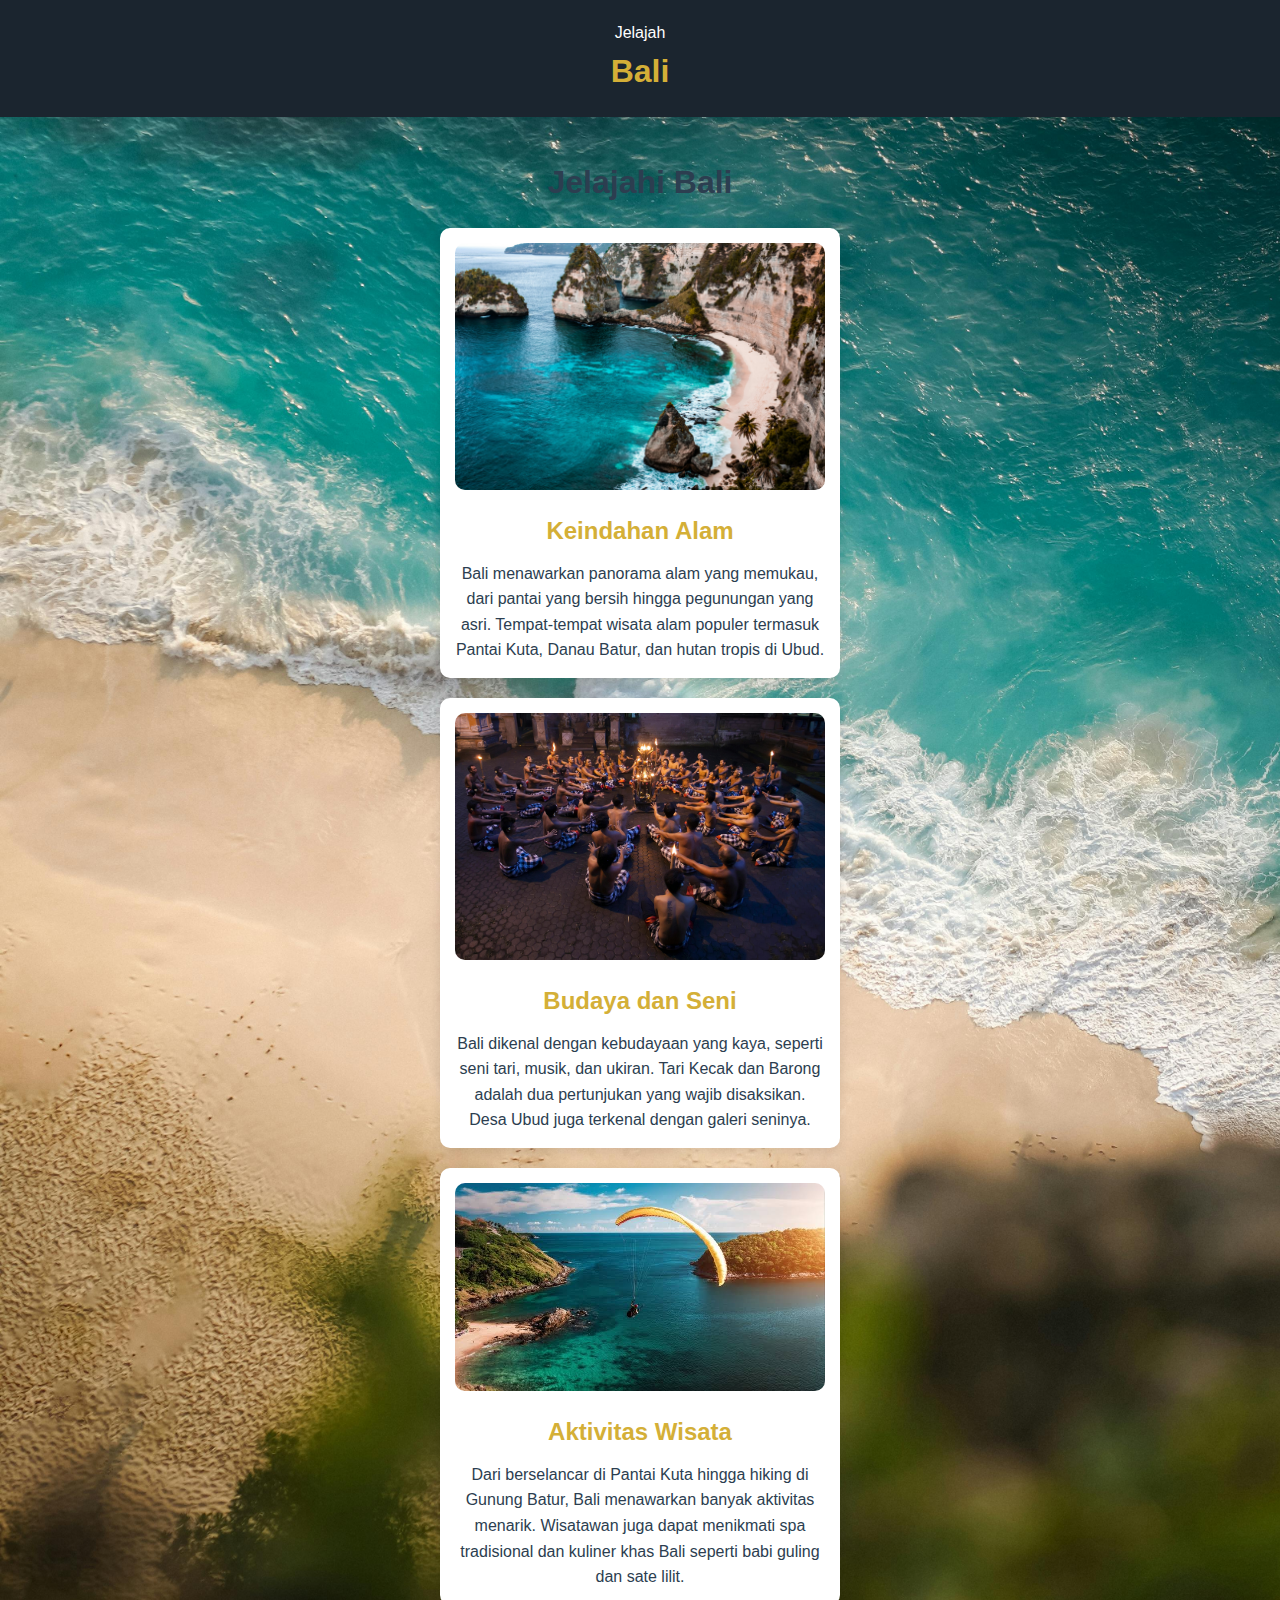
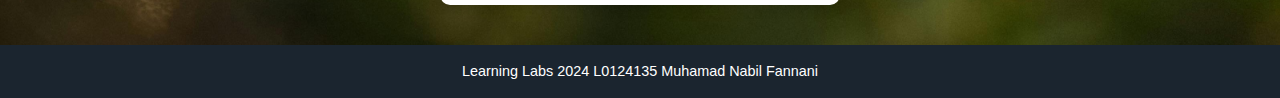
<file: bali.html>
<!DOCTYPE html>
<html lang="en">
<head>
    <meta charset="UTF-8">
    <meta name="viewport" content="width=device-width, initial-scale=1.0">
    <title>Bali - Keindahan Indonesia</title>
    <link rel="stylesheet" href="css/styles.css">
</head>
<style>
    body{
        background-image: url(images/pemandanganbali.jpg);
        background-size: cover;
    }
</style>
<body>
    <header>
        <nav>
            <ul>
                <li><a href="content.html">Jelajah</a></li>
            </ul>
        </nav>
        <h1>Bali</h1>
    </header>
    <main>
        <section class="explore">
            <h2 class="section-title">Jelajahi Bali</h2>
            <div class="card-container">
                <!-- Kartu Keindahan Alam -->
                <div class="card">
                    <img src="images/bali1.jpg" class="card-image">
                    <h3>Keindahan Alam</h3>
                    <p>Bali menawarkan panorama alam yang memukau, dari pantai yang bersih hingga pegunungan yang asri. Tempat-tempat wisata alam populer termasuk Pantai Kuta, Danau Batur, dan hutan tropis di Ubud.</p>
                </div>

                <!-- Kartu Budaya dan Seni -->
                <div class="card">
                    <img src="images/kecak.jpg" class="card-image">
                    <h3>Budaya dan Seni</h3>
                    <p>Bali dikenal dengan kebudayaan yang kaya, seperti seni tari, musik, dan ukiran. Tari Kecak dan Barong adalah dua pertunjukan yang wajib disaksikan. Desa Ubud juga terkenal dengan galeri seninya.</p>
                </div>

                <!-- Kartu Aktivitas Wisata -->
                <div class="card">
                    <img src="images/parasut.jpeg" alt="Aktivitas Wisata Bali" class="card-image">
                    <h3>Aktivitas Wisata</h3>
                    <p>Dari berselancar di Pantai Kuta hingga hiking di Gunung Batur, Bali menawarkan banyak aktivitas menarik. Wisatawan juga dapat menikmati spa tradisional dan kuliner khas Bali seperti babi guling dan sate lilit.</p>
                </div>
            </div>
        </section>
    </main>
    <footer>
        <p>Learning Labs 2024 L0124135 Muhamad Nabil Fannani</p>
    </footer>
    <script src="js/script.js"></script>
</body>
</html>
</file>
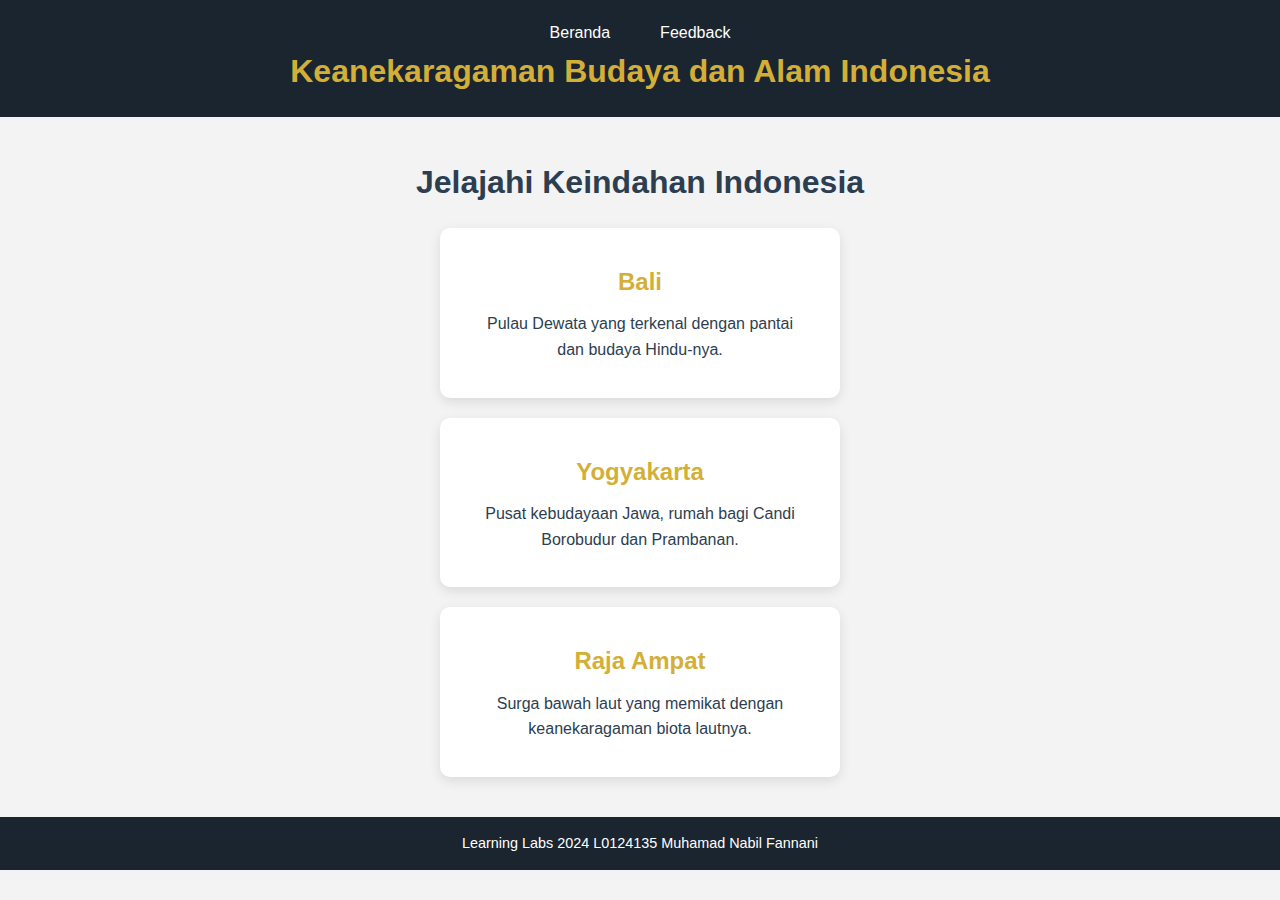
<file: content.html>
<!DOCTYPE html>
<html lang="en">
<head>
    <meta charset="UTF-8">
    <meta name="viewport" content="width=device-width, initial-scale=1.0">
    <title>Budaya dan Alam Indonesia</title>
    <link rel="stylesheet" href="css/styles.css">
</head>
<body>
    <header>
        <nav>
            <ul>
                <li><a href="index.html">Beranda</a></li>
                <li><a href="feedback.html">Feedback</a></li>
            </ul>
        </nav>
        <h1>Keanekaragaman Budaya dan Alam Indonesia</h1>
    </header>
    <main>
        
        <section class="explore">
            <h2 class="animated-title">Jelajahi Keindahan Indonesia</h2>
            <div class="card-container">
                <div class="card">
                    <a href="bali.html">
                        <h3>Bali</h3>
                        <p>Pulau Dewata yang terkenal dengan pantai dan budaya Hindu-nya.</p>
                    </a>
                </div>
                <div class="card">
                    <a href="yogyakarta.html">
                        <h3>Yogyakarta</h3>
                        <p>Pusat kebudayaan Jawa, rumah bagi Candi Borobudur dan Prambanan.</p>
                    </a>
                </div>
                <div class="card">
                    <a href="rajaampat.html">
                        <h3>Raja Ampat</h3>
                        <p>Surga bawah laut yang memikat dengan keanekaragaman biota lautnya.</p>
                    </a>
                </div>
            </div>
        </section>
    </main>
    <footer>
        <p>Learning Labs 2024 L0124135 Muhamad Nabil Fannani</p>
    </footer>
    <div id="fact-modal" class="modal">
        <div class="modal-content">
            <span id="close-modal" class="close-button">&times;</span>
            <p id="modal-content"></p>
        </div>
    </div>
    <script src="js/script.js"></script>
</body>
</html>
</file>
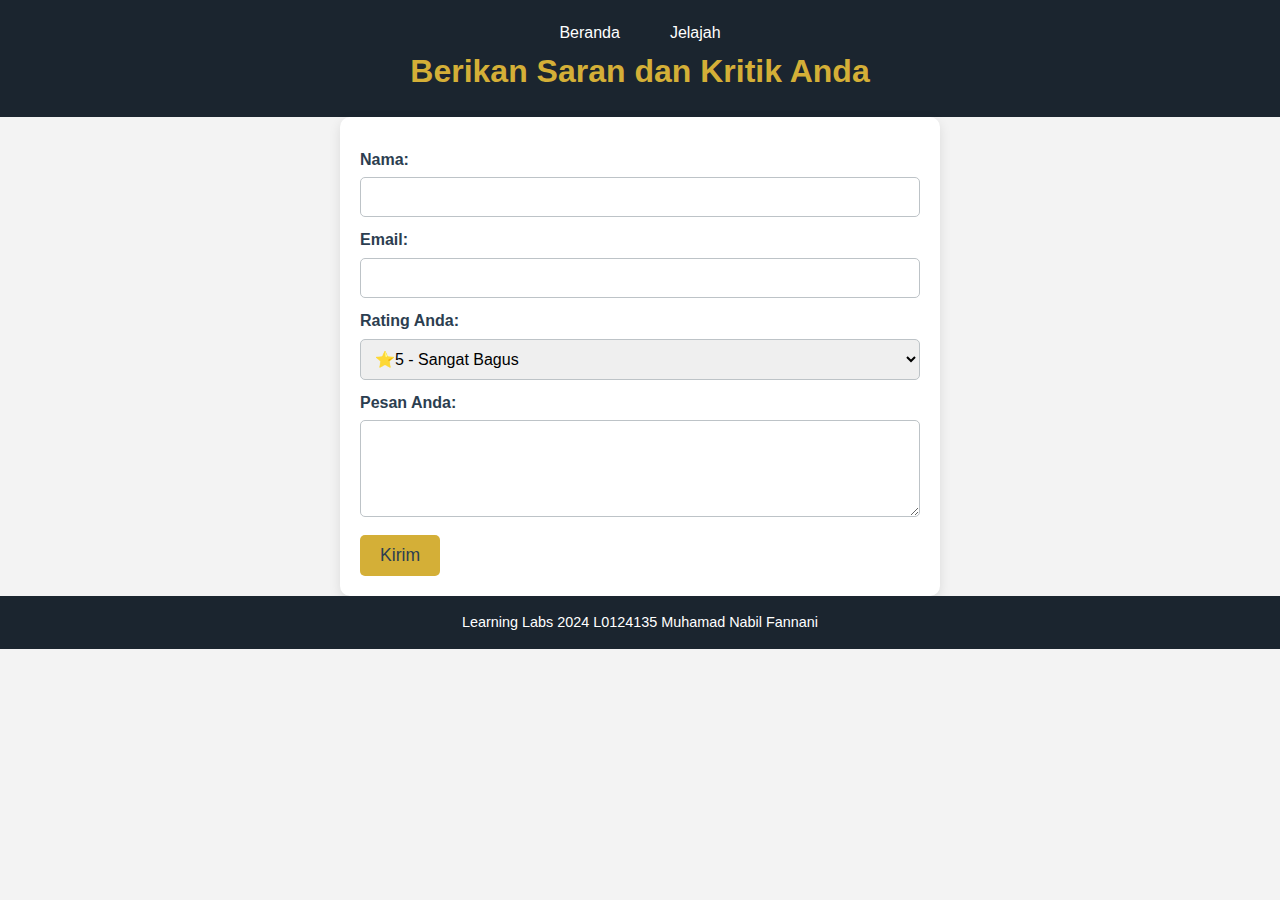
<file: feedback.html>
<!DOCTYPE html>
<html lang="en">
<head>
    <meta charset="UTF-8">
    <meta name="viewport" content="width=device-width, initial-scale=1.0">
    <title>Feedback</title>
    <link rel="stylesheet" href="css/styles.css">
</head>
<body>
    <header>
        <nav>
            <ul>
                <li><a href="index.html">Beranda</a></li>
                <li><a href="content.html">Jelajah</a></li>
            </ul>
        </nav>
        <h1>Berikan Saran dan Kritik Anda</h1>
    </header>
    <main>
        <form id="feedback-form">
            <label for="name">Nama:</label>
            <input type="text" id="name" name="name" required>
            <label for="email">Email:</label>
            <input type="email" id="email" name="email" required>
            <label for="rating">Rating Anda:</label>
            <select id="rating" name="rating" required>
                <option value="5">⭐5 - Sangat Bagus</option>
                <option value="4">⭐4 - Bagus</option>
                <option value="3">⭐3 - B aja</option>
                <option value="2">⭐2 - Buruk</option>
                <option value="1">⭐1 - Sangat Buruk</option>
            </select>
            <label for="message">Pesan Anda:</label>
            <textarea id="message" name="message" rows="5" required></textarea>
            <button type="submit">Kirim</button>
        </form>
    </main>
    <footer>
        <p>Learning Labs 2024 L0124135 Muhamad Nabil Fannani</p>
    </footer>
</body>
</html>
</file>
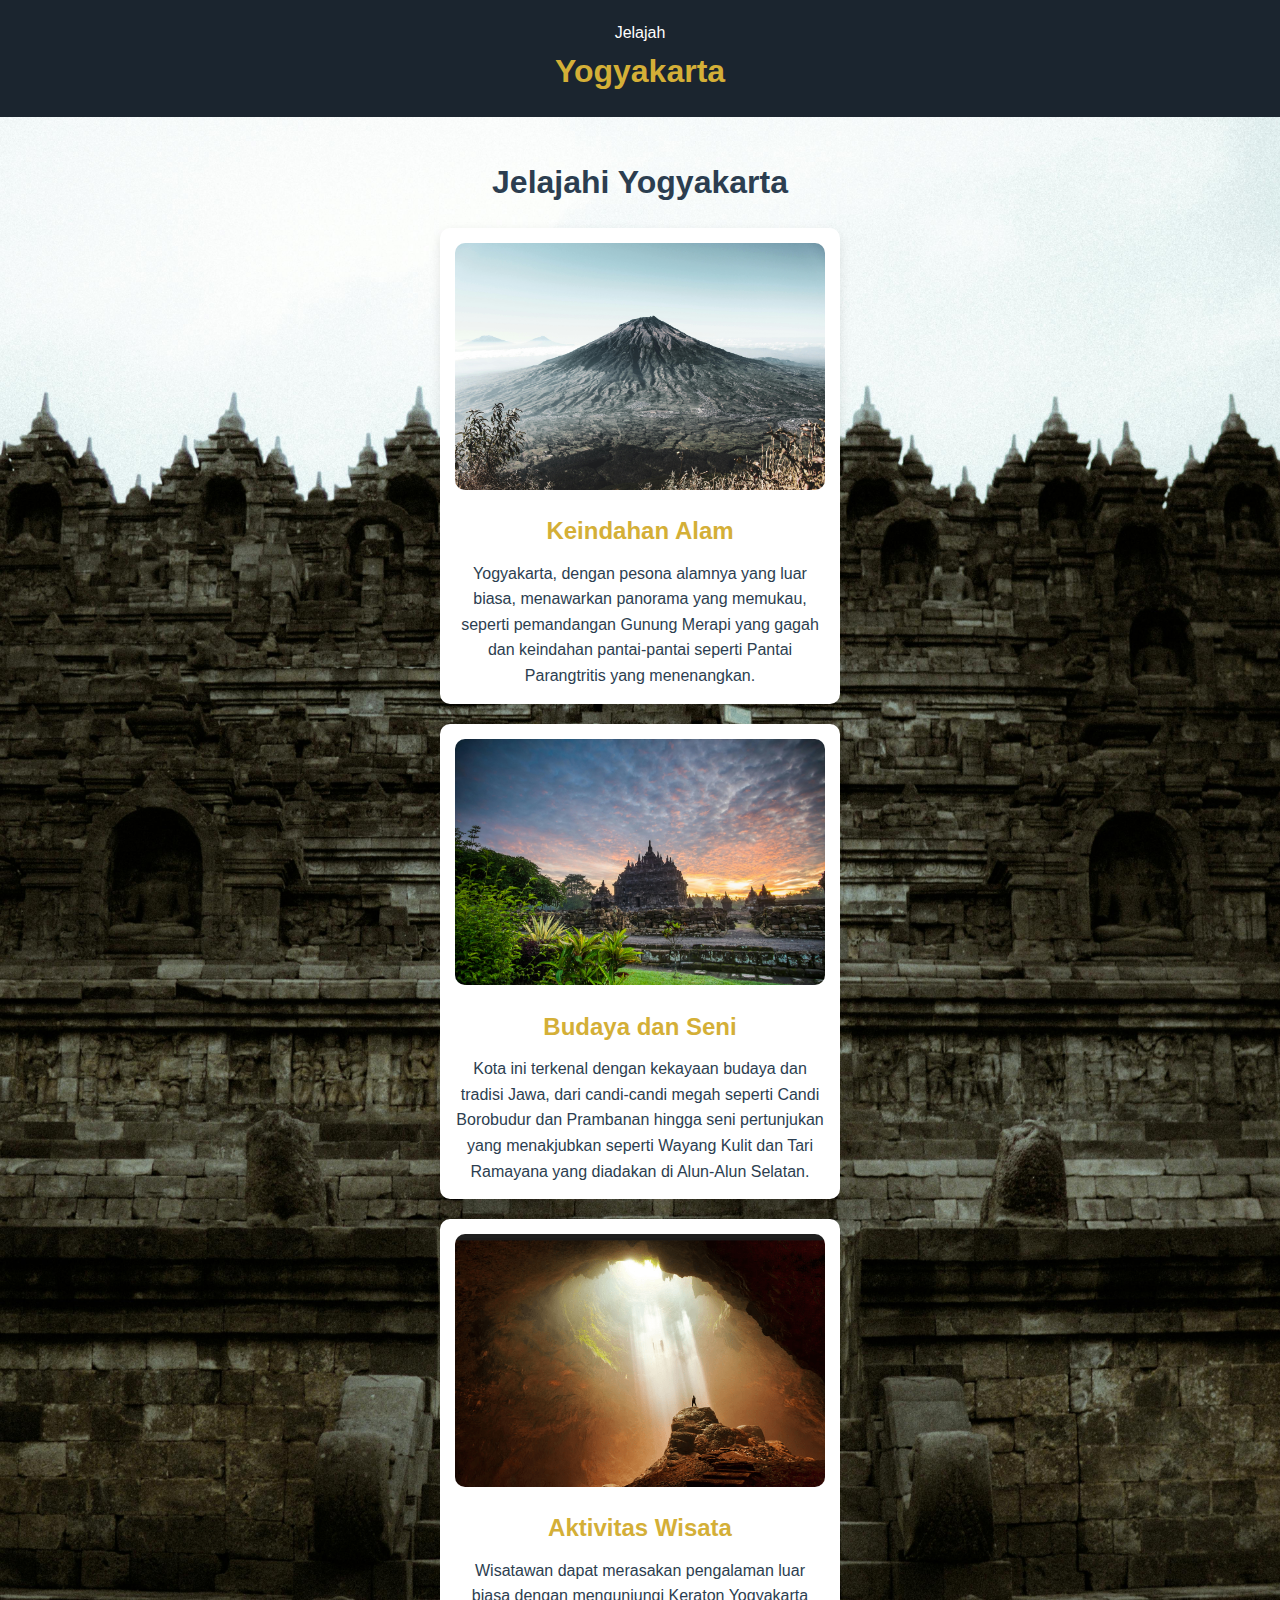
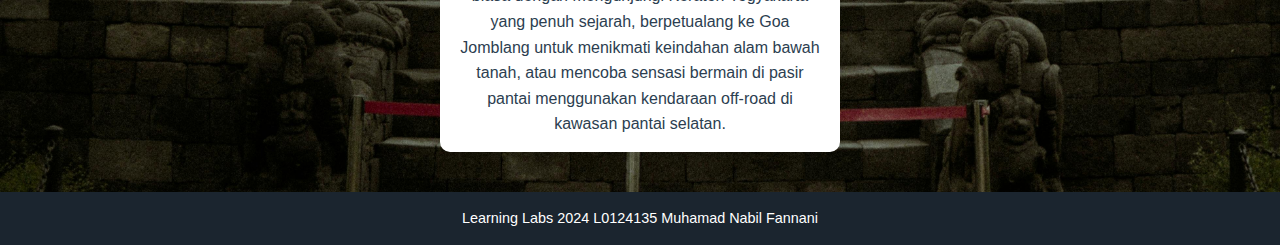
<file: yogyakarta.html>
<!DOCTYPE html>
<html lang="en">
<head>
    <meta charset="UTF-8">
    <meta name="viewport" content="width=device-width, initial-scale=1.0">
    <title>Yogyakarta - Keindahan Indonesia</title>
    <link rel="stylesheet" href="css/styles.css">
</head>
<style>
    body{
        background-image: url(images/candi1.jpg);
        background-size: cover;
    }
</style>
<body>
    <header>
        <nav>
            <ul>
                <li><a href="content.html">Jelajah</a></li>
            </ul>
        </nav>
        <h1>Yogyakarta</h1>
    </header>
    <main>
        <section class="explore">
            <h2 class="section-title">Jelajahi Yogyakarta</h2>
            <div class="card-container">
                <!-- Kartu Keindahan Alam -->
                <div class="card">
                    <img src="images/gunungslamet.jpg" class="card-image">
                    <h3>Keindahan Alam</h3>
                    <p>Yogyakarta, dengan pesona alamnya yang luar biasa, menawarkan panorama yang memukau, seperti pemandangan Gunung Merapi yang gagah dan keindahan pantai-pantai seperti Pantai Parangtritis yang menenangkan.

                    </p>
                </div>

                <!-- Kartu Budaya dan Seni -->
                <div class="card">
                    <img src="images/candi2.jpg" alt="Budaya dan Seni Bali" class="card-image">
                    <h3>Budaya dan Seni</h3>
                    <p>Kota ini terkenal dengan kekayaan budaya dan tradisi Jawa, dari candi-candi megah seperti Candi Borobudur dan Prambanan hingga seni pertunjukan yang menakjubkan seperti Wayang Kulit dan Tari Ramayana yang diadakan di Alun-Alun Selatan.</p>
                </div>

                <!-- Kartu Aktivitas Wisata -->
                <div class="card">
                    <img src="images/goajom.png" alt="Aktivitas Wisata Bali" class="card-image">
                    <h3>Aktivitas Wisata</h3>
                    <p>Wisatawan dapat merasakan pengalaman luar biasa dengan mengunjungi Keraton Yogyakarta yang penuh sejarah, berpetualang ke Goa Jomblang untuk menikmati keindahan alam bawah tanah, atau mencoba sensasi bermain di pasir pantai menggunakan kendaraan off-road di kawasan pantai selatan.</p>
                </div>
            </div>
        </section>
    </main>
    <footer>
        <p>Learning Labs 2024 L0124135 Muhamad Nabil Fannani</p>
    </footer>
    <script src="js/script.js"></script>
</body>
</html>
</file>
<file: css/styles.css>
* {
    margin: 0;
    padding: 0;
    box-sizing: border-box;
}

body {
    font-family: Arial, sans-serif;
    color: #fff;
    background-color: #f3f3f3;
    line-height: 1.6;
}

:root {
    --navy: #2c3e50;
    --navyluihireng: #1b252f;
    --gold: #d4af37;
    --white: #ffffff;
    --gray: #bdc3c7;
}

header {
    background-color: var(--navyluihireng);
    padding: 20px 0;
    text-align: center;
}

header h1 {
    color: var(--gold);
    font-size: 2em;
}

nav ul {
    list-style: none;
    display: flex;
    justify-content: center;
    gap: 20px;
}

nav ul li a {
    color: var(--white);
    text-decoration: none;
    padding: 10px 15px;
    border-radius: 5px;
    transition: background 0.3s ease;
}

nav ul li a:hover {
    background-color: var(--gold);
    color: var(--navy);
}

.hero {
    position: relative;
    height: 100vh;
    overflow: hidden;
    display: flex;
    align-items: center;
    justify-content: center;
}

.hero-video {
    position: absolute;
    top: 0;
    left: 0;
    width: 100%;
    height: 100%;
    object-fit: cover;
    z-index: -1;
    filter: brightness(0.7);
}

.hero-overlay {
    text-align: center;
    color: var(--white);
}

.hero-overlay h2 {
    font-size: 3em;
    margin-bottom: 20px;
    animation: fadeIn 2s ease-out;
}

.explore-btn {
    background-color: var(--gold);
    color: var(--navy);
    padding: 15px 25px;
    border-radius: 5px;
    text-decoration: none;
    font-weight: bold;
    transition: background 0.3s ease;
}

.explore-btn:hover {
    background-color: var(--navy);
    color: var(--white);
}

.highlights {
    background-color: var(--navyluihireng);
    color: var(--white);
    padding: 50px 20px;
    text-align: center;
}

.highlights h2 {
    font-size: 2.5em;
    margin-bottom: 40px;
}

.highlight-cards {
    display: flex;
    gap: 30px;
    justify-content: center;
    flex-wrap: wrap;
}

.highlight-cards .card {
    background-color: var(--white);
    color: var(--navyluihireng);
    padding: 20px;
    width: 300px;
    border-radius: 10px;
    box-shadow: 0px 4px 12px rgba(0, 0, 0, 0.1);
    text-align: center;
    transition: transform 0.3s ease;
}

.highlight-cards .card:hover {
    transform: translateY(-10px);
}

.highlight-cards .card i {
    font-size: 3em;
    color: var(--gold);
    margin-bottom: 15px;
}

.hero-slider {
    display: flex;
    align-items: center;
    justify-content: center;
    gap: 10px;
    position: relative;
}

.hero-slider img {
    max-width: 100%;
    height: auto;
    border-radius: 10px;
}

.hero-slider button {
    background-color: var(--gold);
    color: var(--navy);
    border: none;
    padding: 10px 20px;
    font-size: 1em;
    border-radius: 5px;
    cursor: pointer;
    transition: background 0.3s ease;
}

.hero-slider button:hover {
    background-color: var(--navy);
    color: var(--white);
}

.hero p {
    font-size: 1.2em;
    margin-top: 15px;
}

.explore {
    margin: 40px 0;
    text-align: center;
}

.explore h2 {
    color: var(--navy);
    font-size: 2em;
    margin-bottom: 20px;
    animation: fadeIn 2s ease;
}

.section-title {
    color: var(--navy);
    font-size: 2em;
    margin-bottom: 20px;
} 
.card-container {
    display: flex;
    gap: 20px;
    justify-content: center;
    flex-wrap: wrap;
    flex-direction: column;
    align-items: center;
}

.card {
    background-color: var(--white);
    color: var(--navy);
    padding: 15px;
    width: 90%;
    max-width: 400px;
    border-radius: 10px;
    box-shadow: 0px 4px 12px rgba(0, 0, 0, 0.1);
    transition: transform 0.3s ease;
}

.card:hover {
    transform: scale(1.05);
    box-shadow: 0px 8px 20px rgba(0, 0, 0, 0.2);
}

.card h3 {
    color: var(--gold);
    font-size: 1.5em;
    margin-bottom: 10px;
}

.card p {
    font-size: 1em;
    color: var(--navy);
}

.card a {
    display: block; 
    color: inherit; 
    text-decoration: none;
    padding: 20px; 
    border-radius: 10px; 
    transition: background 0.3s ease; 
}

.card a:hover {
    background-color: rgba(55, 81, 212, 0.2); 
}

.card-image {
    width: 100%;
    height: auto;
    border-radius: 10px;
    margin-bottom: 15px;
}

.card h3:hover {
    color: var(--navy);
}


/* Gallery Section */
.gallery-grid {
    display: grid;
    grid-template-columns: repeat(auto-fit, minmax(200px, 1fr));
    gap: 20px;
    margin-top: 20px;
}

.gallery-item img {
    width: 100%;
    height: auto;
    border-radius: 10px;
    box-shadow: 0px 4px 10px rgba(0, 0, 0, 0.15);
    transition: transform 0.3s ease;
}

.gallery-item img:hover {
    transform: scale(1.05);
}

.modal {
    display: none;
    position: fixed;
    top: 0;
    left: 0;
    width: 100%;
    height: 100%;
    background-color: rgba(0, 0, 0, 0.7);
    justify-content: center;
    align-items: center;
}

.modal-content {
    background-color: var(--white);
    color: var(--navy);
    padding: 20px;
    width: 80%;
    max-width: 500px;
    border-radius: 10px;
    box-shadow: 0px 4px 15px rgba(0, 0, 0, 0.3);
    text-align: center;
}

.close-button {
    position: absolute;
    top: 10px;
    right: 10px;
    font-size: 1.5em;
    cursor: pointer;
    color: var(--navy);
}

#feedback-form {
    background-color: var(--white);
    padding: 20px;
    border-radius: 10px;
    box-shadow: 0px 4px 12px rgba(0, 0, 0, 0.1);
    max-width: 600px;
    margin: 0 auto;
}

#feedback-form label {
    color: var(--navy);
    font-weight: bold;
    display: block;
    margin-top: 10px;
}

#feedback-form input,
#feedback-form select,
#feedback-form textarea {
    width: 100%;
    padding: 10px;
    border-radius: 5px;
    border: 1px solid var(--gray);
    margin-top: 5px;
    font-size: 1em;
}

#feedback-form button {
    background-color: var(--gold);
    color: var(--navy);
    padding: 10px 20px;
    border: none;
    font-size: 1.1em;
    border-radius: 5px;
    cursor: pointer;
    margin-top: 10px;
    transition: background 0.3s ease;
}

#feedback-form button:hover {
    background-color: var(--navy);
    color: var(--white);
}

footer {
    background-color: var(--navyluihireng);
    color: var(--white);
    padding: 15px 0;
    text-align: center;
}

footer p {
    font-size: 0.9em;
}

@keyframes fadeIn {
    from { opacity: 0; }
    to { opacity: 1; }
}

@media (max-width: 768px) {
    .card-container {
        flex-direction: column;
        align-items: center;
    }
}
</file>
